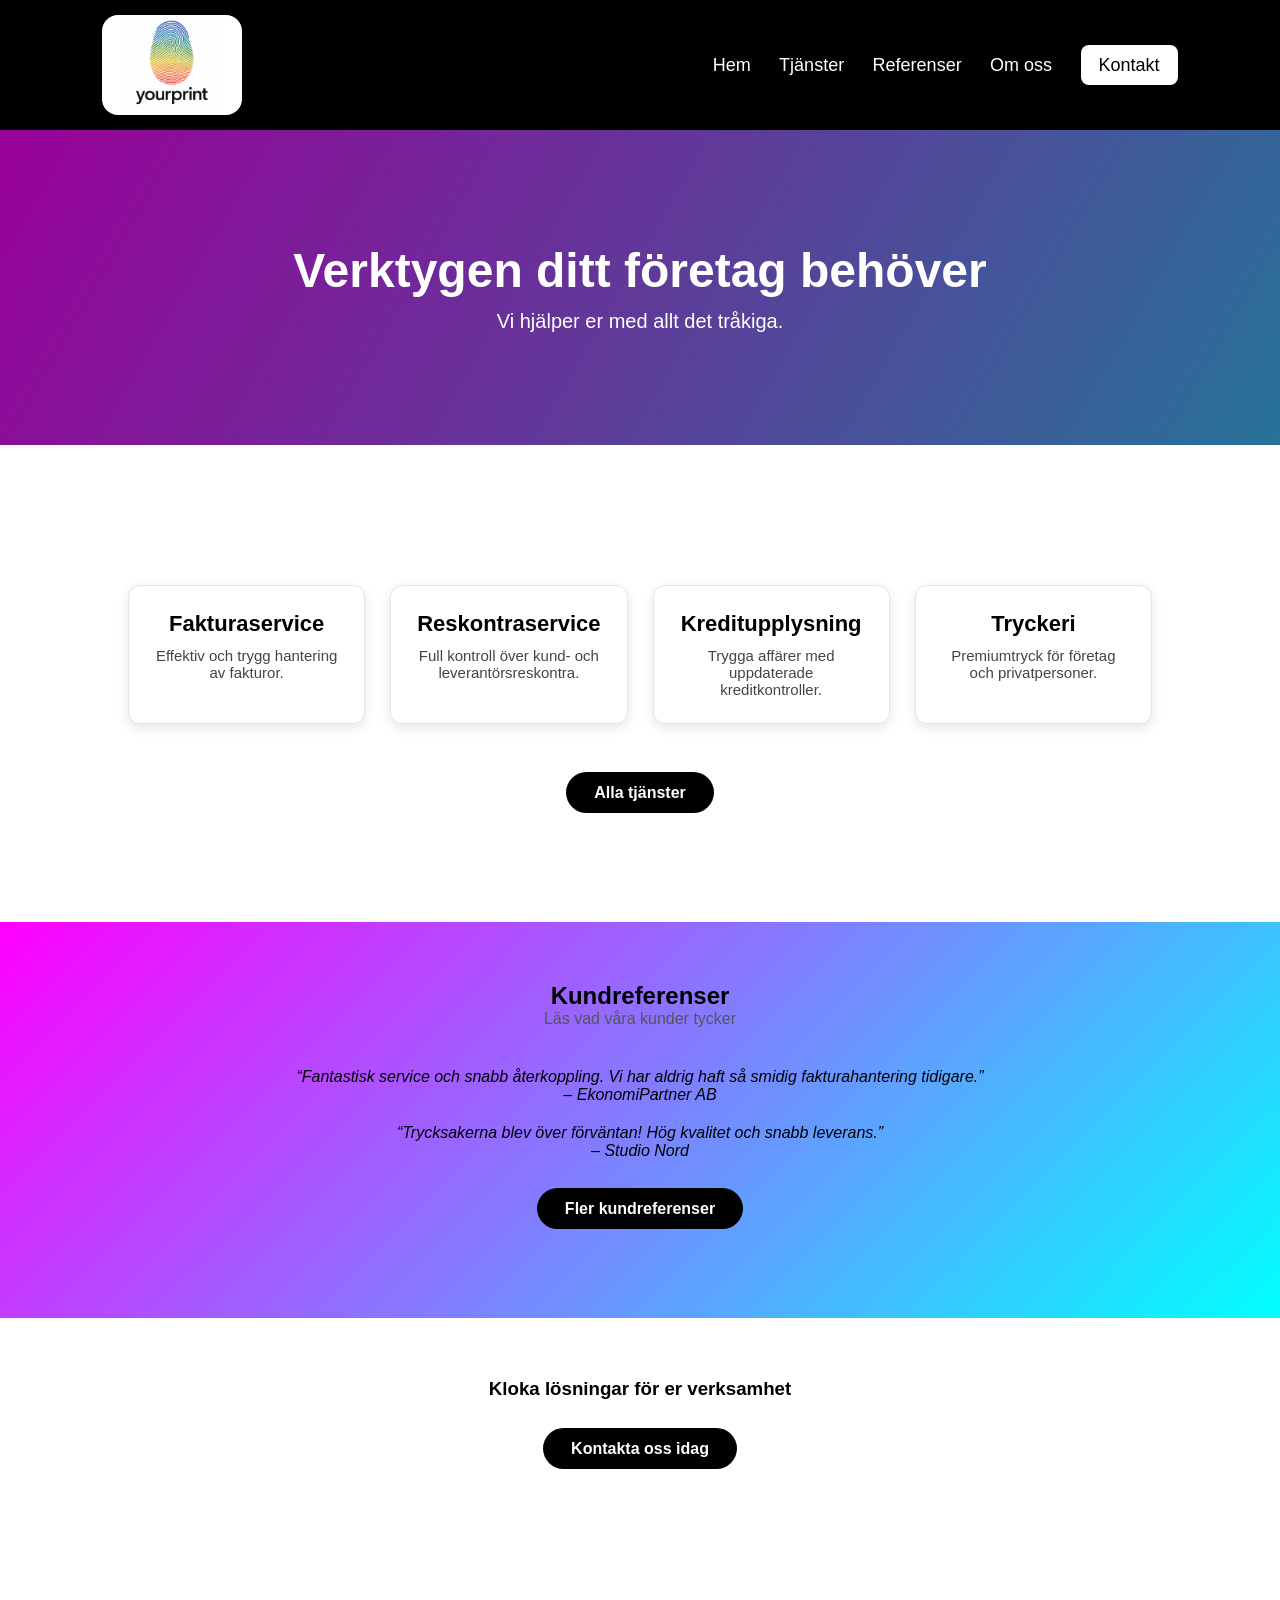
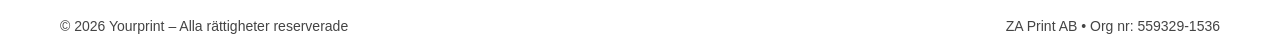
<file: index.html>
<!DOCTYPE html>
<html lang="sv">
<head>
    <meta charset="UTF-8">
    <meta name="viewport" content="width=device-width, initial-scale=1.0">
    <title>Yourprint</title>
    <link rel="stylesheet" href="style.css">
</head>
<body>

    <!-- HEADER -->
    <header>
        <a href="index.html" class="logo-box">
            <img src="logo.png" alt="Yourprint logotyp">
        </a>

      <nav>
    <a href="/index.html">Hem</a>
    <a href="/tjanster.html">Tjänster</a>
    <a href="/referenser.html">Referenser</a>
    <a href="/om-oss.html">Om oss</a>
    <a href="/kontakt.html" class="cta">Kontakt</a>
</nav>
    </header>

    <!-- HERO MED CMYK-BAKGRUND -->
    <section class="hero">
        <div class="hero-overlay"></div>
        <div class="hero-content">
            <h1>Verktygen ditt företag behöver</h1>
            <p>Vi hjälper er med allt det tråkiga.</p>
        </div>
    </section>

    <!-- FYRA INTRO-RUTOR -->
    <section class="intro-section">
        <div class="intro-grid">

            <a href="tjanster.html" class="intro-box">
                <h2>Fakturaservice</h2>
                <p>Effektiv och trygg hantering av fakturor.</p>
            </a>

            <a href="tjanster.html" class="intro-box">
                <h2>Reskontraservice</h2>
                <p>Full kontroll över kund- och leverantörsreskontra.</p>
            </a>

            <a href="tjanster.html" class="intro-box">
                <h2>Kreditupplysning</h2>
                <p>Trygga affärer med uppdaterade kreditkontroller.</p>
            </a>

            <a href="tjanster.html" class="intro-box">
                <h2>Tryckeri</h2>
                <p>Premiumtryck för företag och privatpersoner.</p>
            </a>

        </div>

        <div class="center-button">
            <a href="tjanster.html" class="cta-button">Alla tjänster</a>
        </div>
    </section>

    <!-- KUNDREFERENSER -->
    <section class="reviews-section">
        <h2>Kundreferenser</h2>
        <p class="subtitle">Läs vad våra kunder tycker</p>

        <div class="review">
            <p>“Fantastisk service och snabb återkoppling. Vi har aldrig haft så smidig fakturahantering tidigare.”</p>
            <span>– EkonomiPartner AB</span>
        </div>

        <div class="review">
            <p>“Trycksakerna blev över förväntan! Hög kvalitet och snabb leverans.”</p>
            <span>– Studio Nord</span>
        </div>

        <div class="center-button">
            <a href="referenser.html" class="cta-button">Fler kundreferenser</a>
        </div>
    </section>

    <!-- AVSLUTANDE SEKTION -->
    <section class="final-cta">
        <h3>Kloka lösningar för er verksamhet</h3>
        <div class="center-button">
            <a href="kontakt.html" class="cta-button">Kontakta oss idag</a>
        </div>
    </section>

    <!-- FOOTER -->
    <footer class="footer">
    <div class="footer-left">© 2026 Yourprint – Alla rättigheter reserverade</div>
    <div class="footer-right">ZA Print AB • Org nr: 559329-1536</div>
</footer>



</body>
</html>
</file>
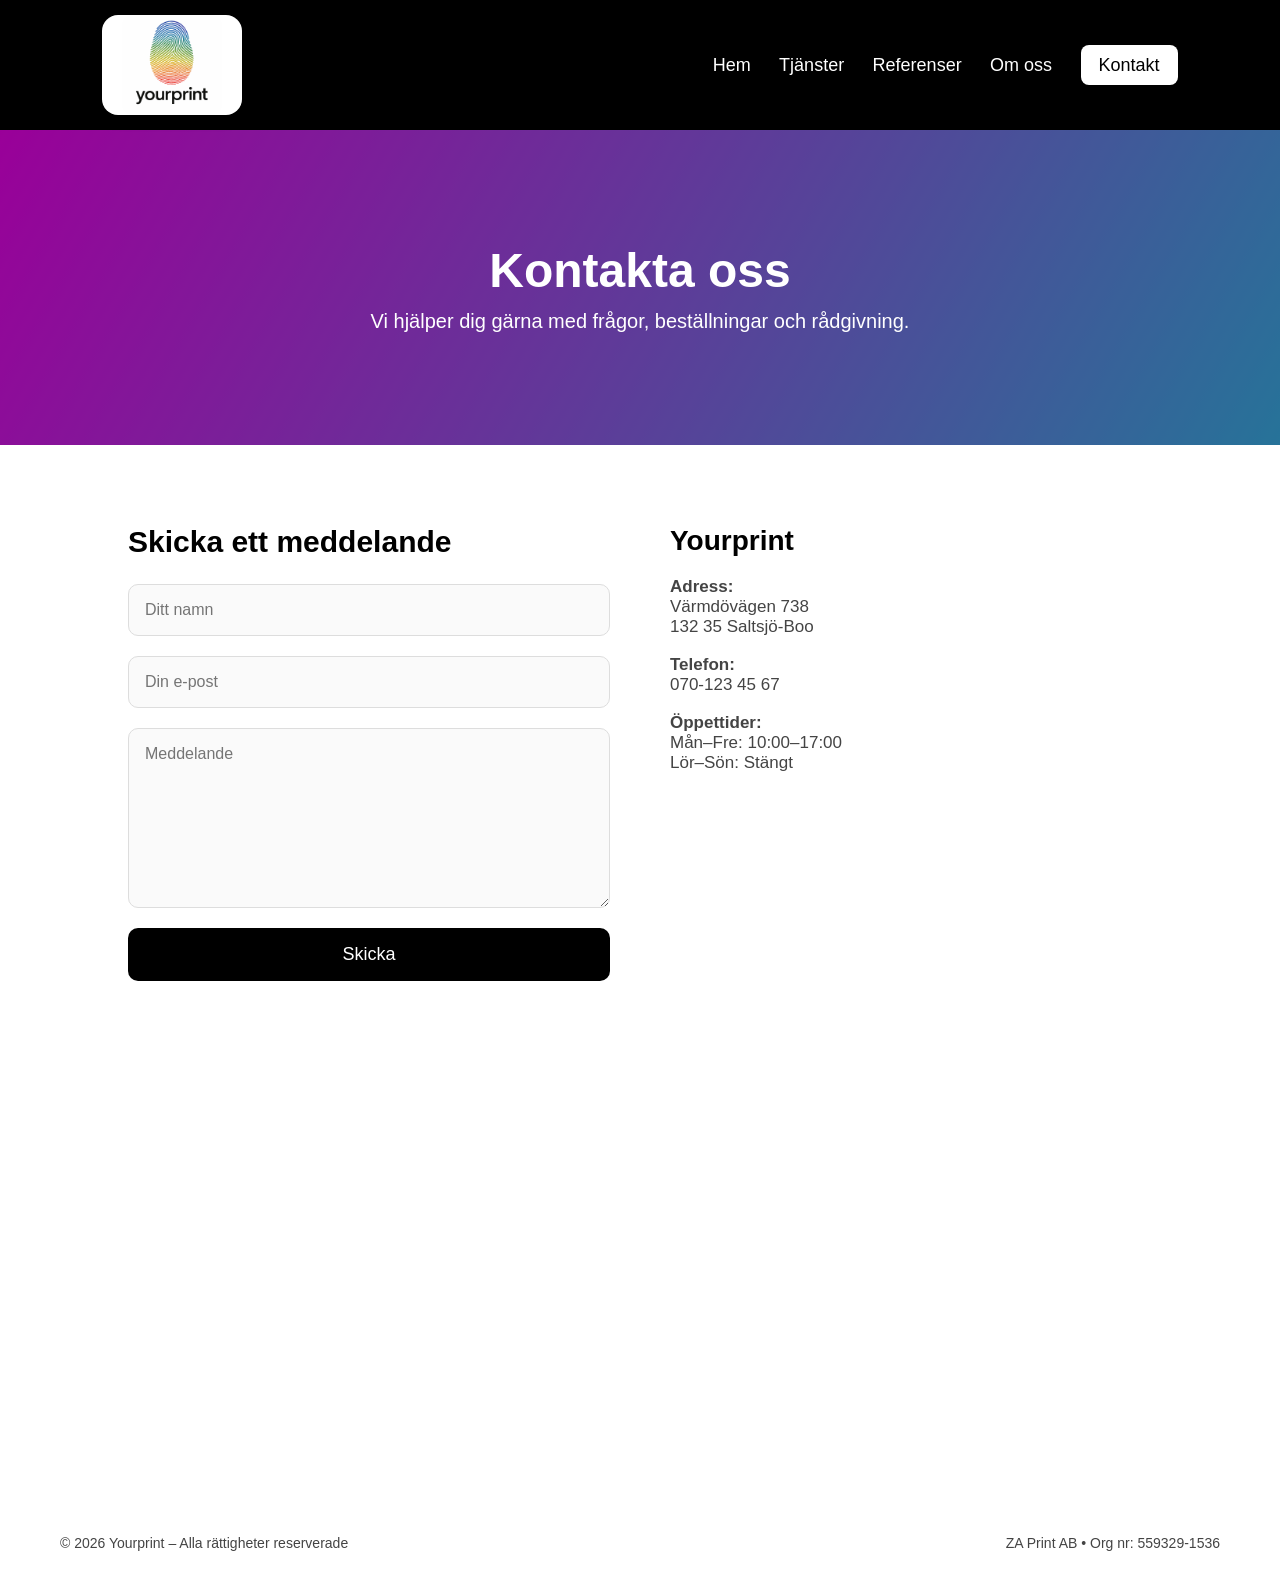
<file: kontakt.html>
<!DOCTYPE html>
<html lang="sv">
<head>
    <meta charset="UTF-8">
    <meta name="viewport" content="width=device-width, initial-scale=1.0">
    <title>Kontakt – Yourprint</title>
    <link rel="stylesheet" href="style.css">
</head>
<body>

<!-- HEADER -->
<header>
    <a href="index.html" class="logo-box">
        <img src="logo.png" alt="Yourprint logotyp">
    </a>
<nav>
    <a href="/index.html">Hem</a>
    <a href="/tjanster.html">Tjänster</a>
    <a href="/referenser.html">Referenser</a>
    <a href="/om-oss.html">Om oss</a>
    <a href="/kontakt.html" class="cta">Kontakt</a>
</nav>
</header>

<!-- HERO -->
<section class="contact-hero">
    <div class="hero-overlay"></div>
    <div class="hero-content">
        <h1>Kontakta oss</h1>
        <p>Vi hjälper dig gärna med frågor, beställningar och rådgivning.</p>
    </div>
</section>

<!-- CONTENT -->
<section class="contact-section">

    <div class="contact-grid">

        <!-- VÄNSTER – FORMULÄR -->
        <div class="contact-left">
            <h2>Skicka ett meddelande</h2>

            <form action="https://api.web3forms.com/submit" method="POST" class="contact-form"> <input type="hidden" name="access_key" value="0ea2deca-611d-43f5-9599-3089932355d8"> <input type="hidden" name="redirect" value="https://cvetiangelova44-ship-it.github.io/Yourprint/tack.html"> <input type="text" name="name" placeholder="Ditt namn" required> <input type="email" name="email" placeholder="Din e‑post" required> <textarea name="message" placeholder="Meddelande" required></textarea> <button type="submit">Skicka</button> </form>
        </div>

        <!-- HÖGER – INFO -->
        <div class="contact-right">
            <h2>Yourprint</h2>

            <p><strong>Adress:</strong><br>
            Värmdövägen 738<br>
            132 35 Saltsjö‑Boo</p>

            <p><strong>Telefon:</strong><br>
            070‑123 45 67</p>

            <p><strong>Öppettider:</strong><br>
            Mån–Fre: 10:00–17:00<br>
            Lör–Sön: Stängt</p>
        </div>

    </div>

    <!-- KARTA FULLBREDD -->
    <div class="map-full">
        <iframe 
            src="https://www.google.com/maps?q=Värmdövägen+738&output=embed"
            width="100%" height="350" style="border:0;" allowfullscreen="">
        </iframe>
    </div>

</section>

<!-- FOOTER -->
</footer>
<footer class="footer">
    <div class="footer-left">© 2026 Yourprint – Alla rättigheter reserverade</div>
    <div class="footer-right">ZA Print AB • Org nr: 559329-1536</div>
</footer>


</body>
</html>
</file>
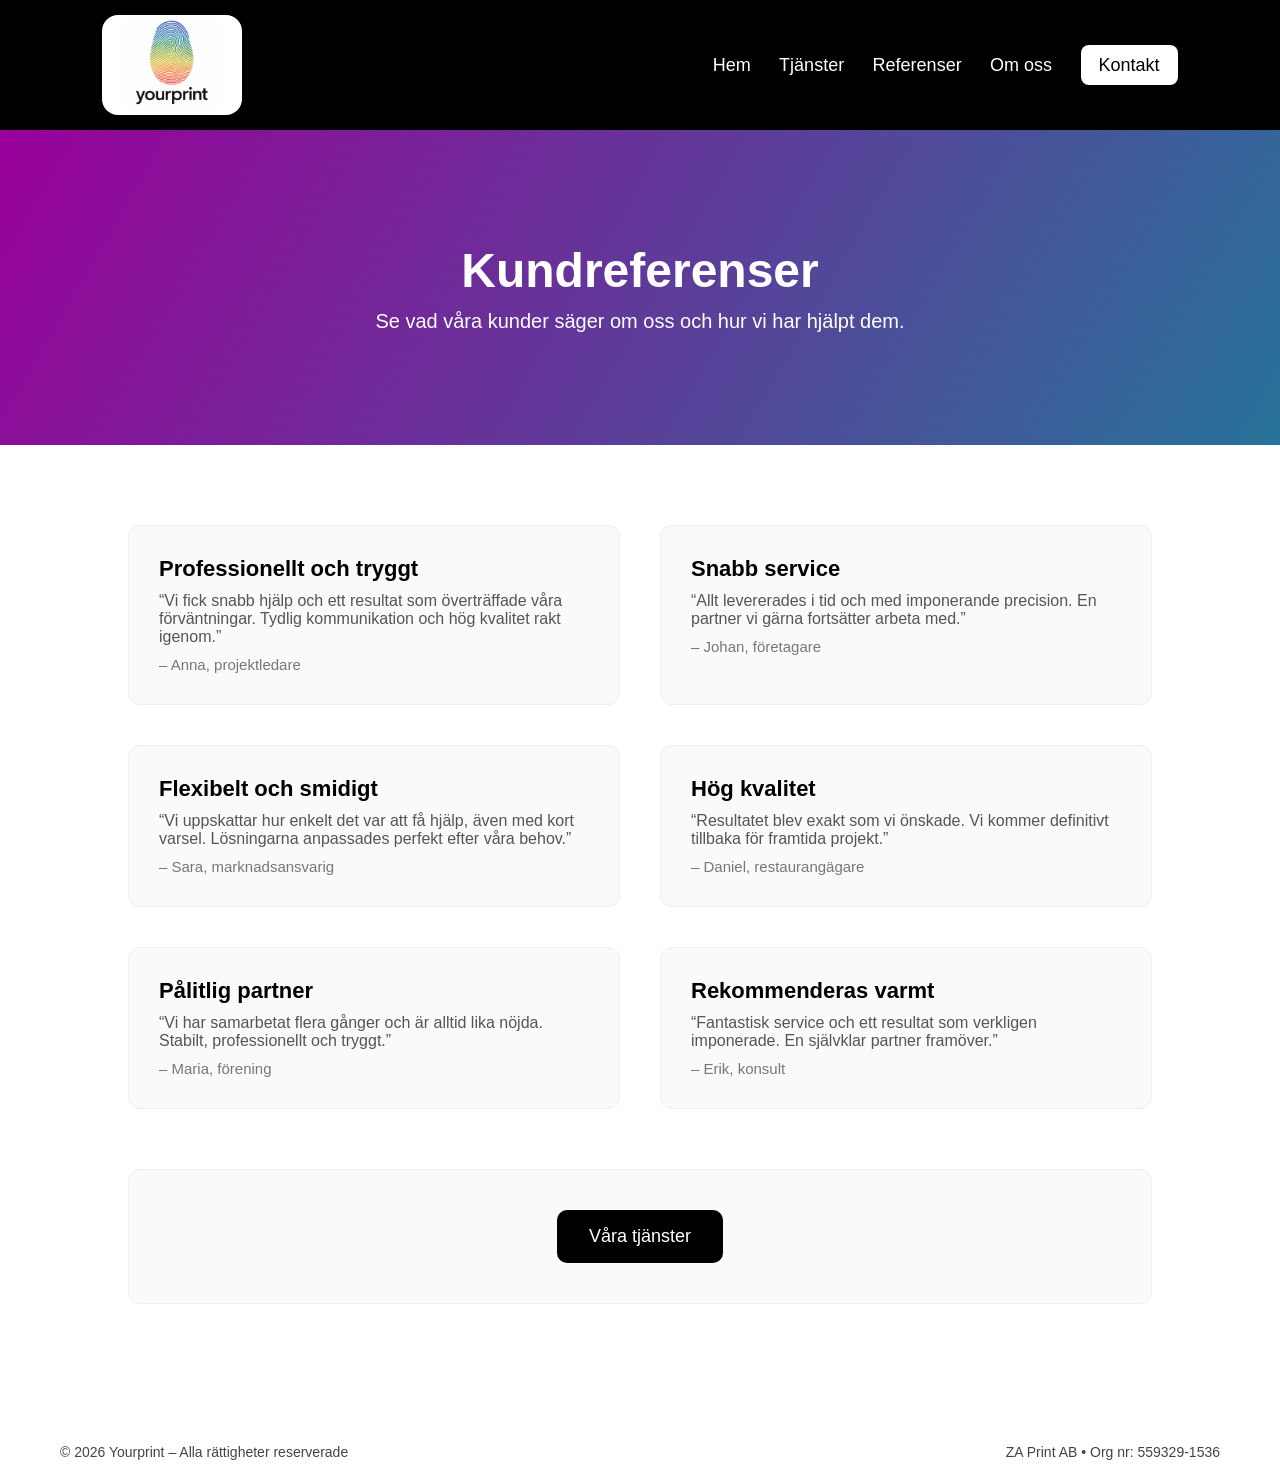
<file: referenser.html>
<!DOCTYPE html>
<html lang="sv">
<head>
    <meta charset="UTF-8">
    <meta name="viewport" content="width=device-width, initial-scale=1.0">
    <title>Referenser – Yourprint</title>
    <link rel="stylesheet" href="style.css">
</head>
<body>

<!-- HEADER -->
<header>
    <a href="index.html" class="logo-box">
        <img src="logo.png" alt="Yourprint logotyp">
    </a>

    <nav>
    <a href="/index.html">Hem</a>
    <a href="/tjanster.html">Tjänster</a>
    <a href="/referenser.html">Referenser</a>
    <a href="/om-oss.html">Om oss</a>
    <a href="/kontakt.html" class="cta">Kontakt</a>
</nav>
</header>

<!-- HERO -->
<section class="sub-hero">
    <div class="hero-overlay"></div>
    <div class="hero-content">
        <h1>Kundreferenser</h1>
        <p>Se vad våra kunder säger om oss och hur vi har hjälpt dem.</p>
    </div>
</section>

<!-- REFERENSER -->
<section class="references-section">

    <div class="references-grid">

        <div class="reference-box">
            <h3>Professionellt och tryggt</h3>
            <p>“Vi fick snabb hjälp och ett resultat som överträffade våra förväntningar. Tydlig kommunikation och hög kvalitet rakt igenom.”</p>
            <span>– Anna, projektledare</span>
        </div>

        <div class="reference-box">
            <h3>Snabb service</h3>
            <p>“Allt levererades i tid och med imponerande precision. En partner vi gärna fortsätter arbeta med.”</p>
            <span>– Johan, företagare</span>
        </div>

        <div class="reference-box">
            <h3>Flexibelt och smidigt</h3>
            <p>“Vi uppskattar hur enkelt det var att få hjälp, även med kort varsel. Lösningarna anpassades perfekt efter våra behov.”</p>
            <span>– Sara, marknadsansvarig</span>
        </div>

        <div class="reference-box">
            <h3>Hög kvalitet</h3>
            <p>“Resultatet blev exakt som vi önskade. Vi kommer definitivt tillbaka för framtida projekt.”</p>
            <span>– Daniel, restaurangägare</span>
        </div>

        <div class="reference-box">
            <h3>Pålitlig partner</h3>
            <p>“Vi har samarbetat flera gånger och är alltid lika nöjda. Stabilt, professionellt och tryggt.”</p>
            <span>– Maria, förening</span>
        </div>

        <div class="reference-box">
            <h3>Rekommenderas varmt</h3>
            <p>“Fantastisk service och ett resultat som verkligen imponerade. En självklar partner framöver.”</p>
            <span>– Erik, konsult</span>
        </div>

    </div>
</div> <!-- CTA-RUTA MED KNAPP --> <div class="references-cta-box"> <a href="tjanster.html" class="references-cta-btn">Våra tjänster</a> </div>

</section>

<!-- FOOTER -->
</footer>
<footer class="footer">
    <div class="footer-left">© 2026 Yourprint – Alla rättigheter reserverade</div>
    <div class="footer-right">ZA Print AB • Org nr: 559329-1536</div>
</footer>


</body>
</html>
</file>
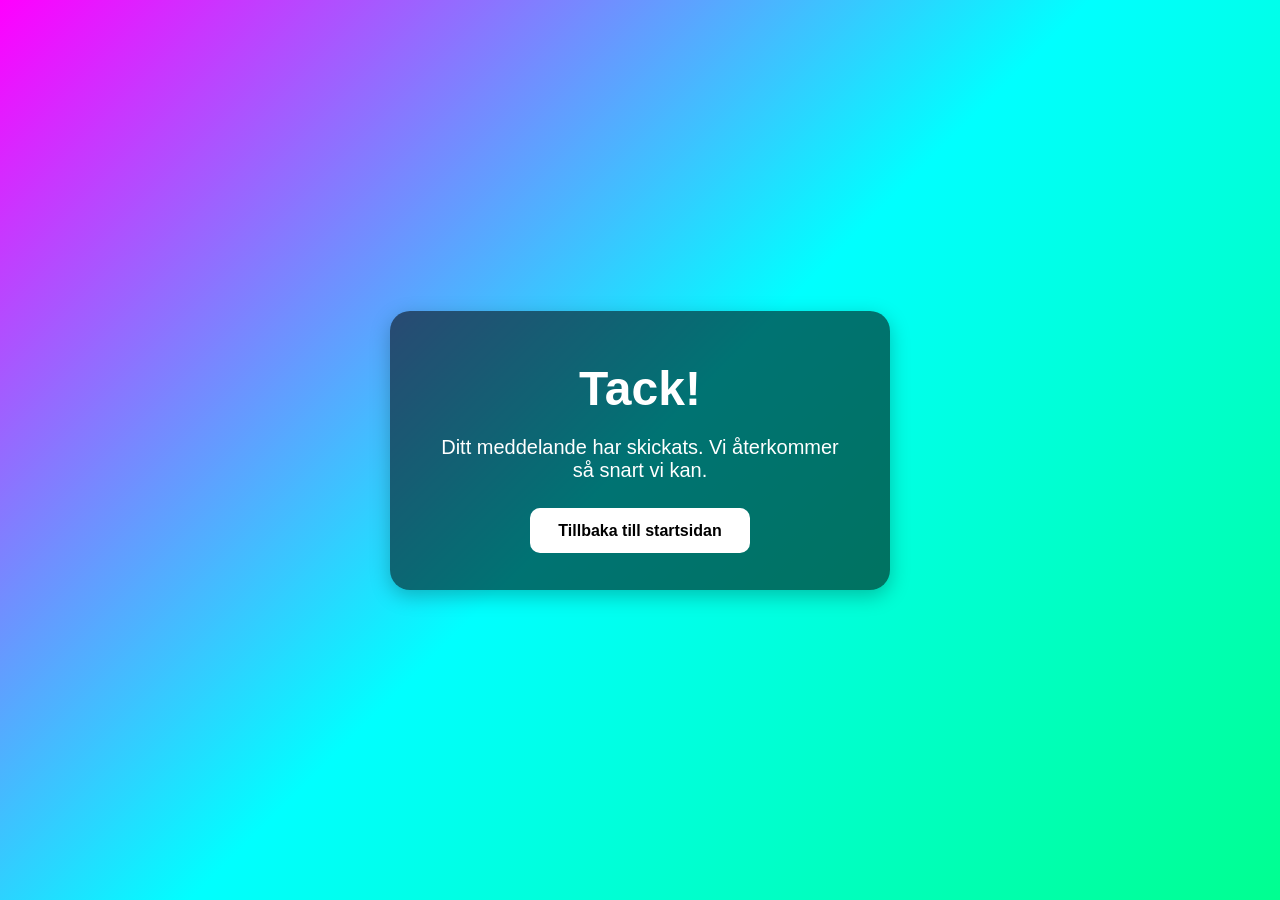
<file: tack.html>
<!DOCTYPE html>
<html lang="sv">
<head>
    <meta charset="UTF-8">
    <meta name="viewport" content="width=device-width, initial-scale=1.0">
    <title>Tack!</title>
    <link rel="stylesheet" href="style.css">

    <style>
        body {
            margin: 0;
            padding: 0;
            background: linear-gradient(135deg, #ff00ff, #00ffff, #00ff90);
            min-height: 100vh;
            display: flex;
            justify-content: center;
            align-items: center;
            color: #fff;
            font-family: Arial, sans-serif;
            text-align: center;
        }

        .thankyou-box {
            background: rgba(0, 0, 0, 0.55);
            padding: 50px 40px;
            border-radius: 20px;
            max-width: 500px;
            width: 90%;
            box-shadow: 0 6px 20px rgba(0,0,0,0.25);
        }

        .thankyou-box h1 {
            font-size: 48px;
            margin-bottom: 20px;
        }

        .thankyou-box p {
            font-size: 20px;
            margin-bottom: 40px;
        }

        .cta-button {
            background: #fff;
            color: #000;
            padding: 14px 28px;
            border-radius: 10px;
            text-decoration: none;
            font-weight: bold;
            transition: 0.2s;
        }

        .cta-button:hover {
            background: #000;
            color: #fff;
        }
    </style>
</head>

<body>

    <div class="thankyou-box">
        <h1>Tack!</h1>
        <p>Ditt meddelande har skickats. Vi återkommer så snart vi kan.</p>
        <a href="index.html" class="cta-button">Tillbaka till startsidan</a>
    </div>

</body>
</html>
</file>
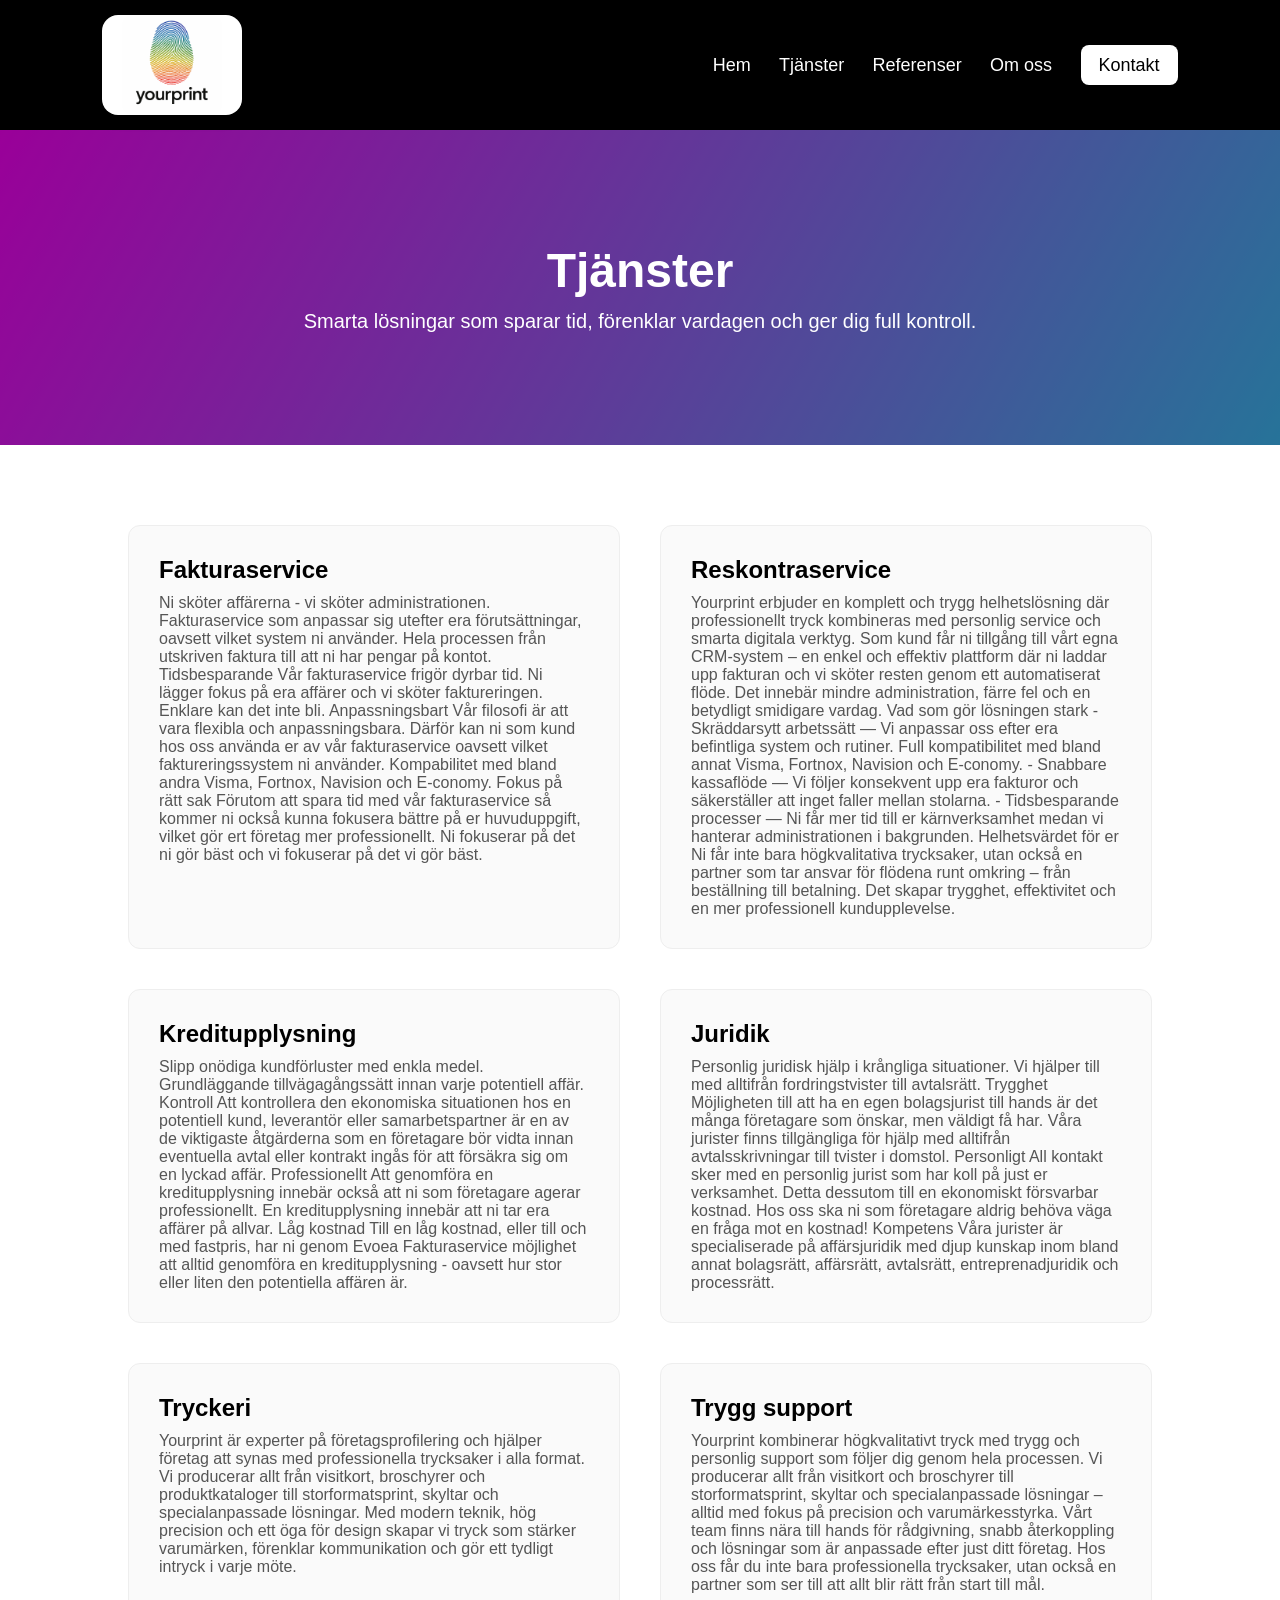
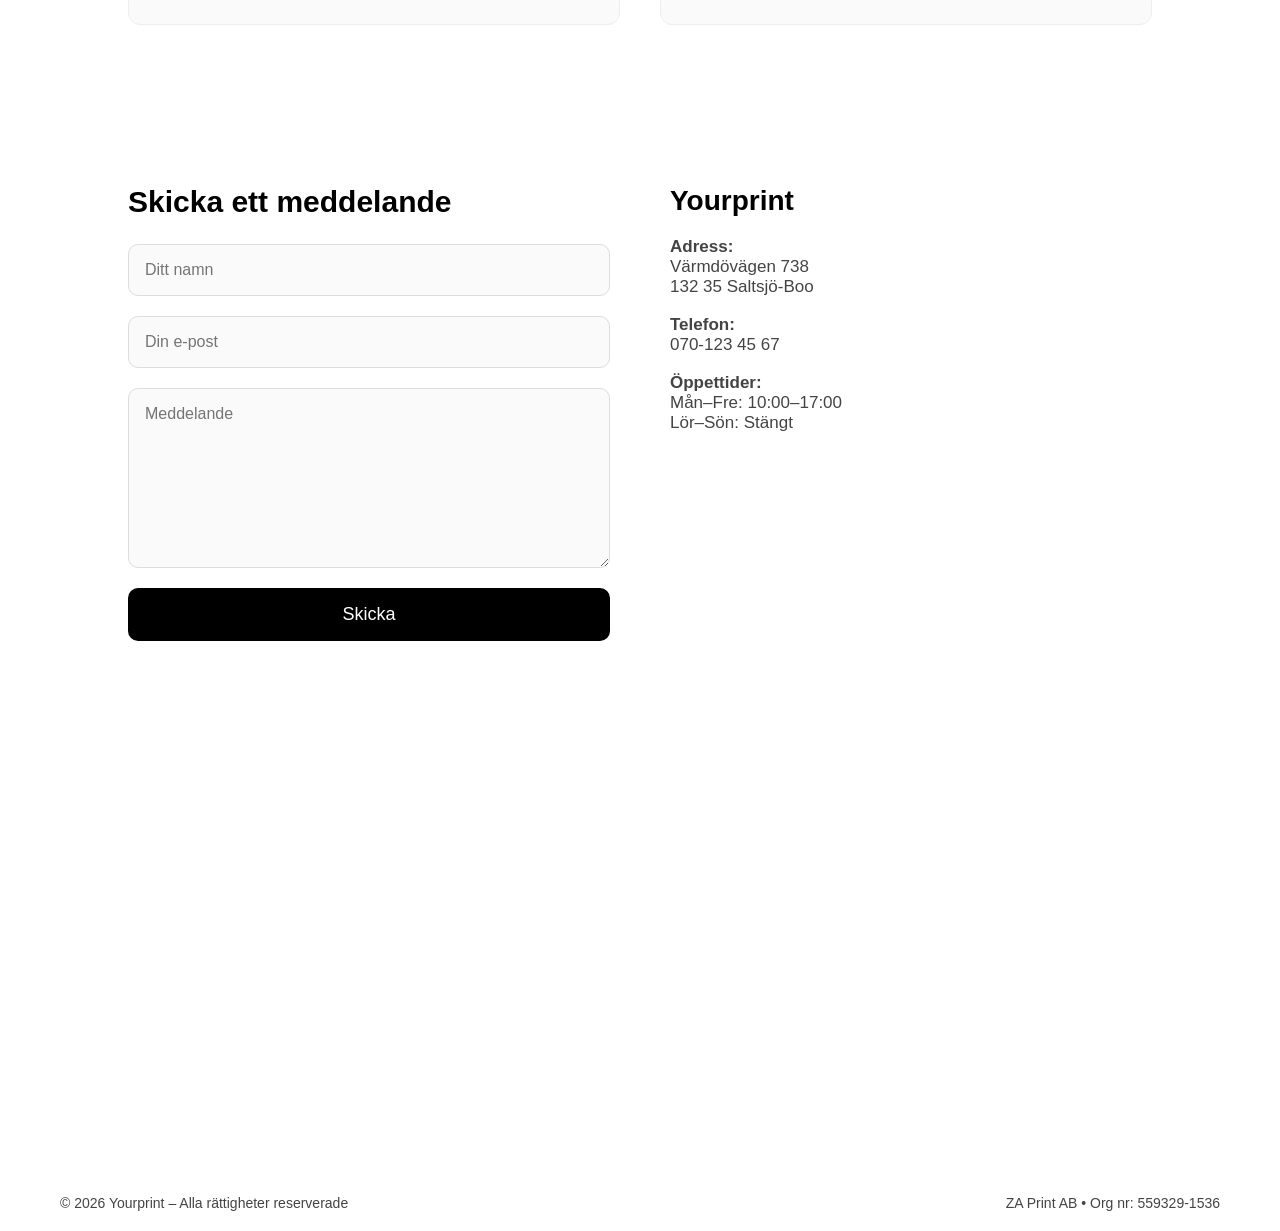
<file: tjanster.html>
<!DOCTYPE html>
<html lang="sv">
<head>
    <meta charset="UTF-8">
    <meta name="viewport" content="width=device-width, initial-scale=1.0">
    <title>Tjänster – Yourprint</title>
    <link rel="stylesheet" href="style.css">
<script src="https://web3forms.com/client/script.js" async defer></script>

</head>
<body>

<!-- HEADER -->
<header>
    <a href="index.html" class="logo-box">
        <img src="logo.png" alt="Yourprint logotyp">
    </a>

   <nav>
    <a href="/index.html">Hem</a>
    <a href="/tjanster.html">Tjänster</a>
    <a href="/referenser.html">Referenser</a>
    <a href="/om-oss.html">Om oss</a>
    <a href="/kontakt.html" class="cta">Kontakt</a>
</nav>
</nav>
</header>

<!-- HERO -->
<section class="sub-hero">
    <div class="hero-overlay"></div>
    <div class="hero-content">
        <h1>Tjänster</h1>
        <p>Smarta lösningar som sparar tid, förenklar vardagen och ger dig full kontroll.</p>
    </div>
</section>

<!-- TJÄNSTER -->
<section class="services-section">

    <div class="services-grid">

        <div class="service-box">
            <h3>Fakturaservice</h3>
            <p>Ni sköter affärerna - vi sköter administrationen. Fakturaservice som anpassar sig utefter era förutsättningar, oavsett vilket system ni använder. Hela processen från utskriven faktura till att ni har pengar på kontot.


Tidsbesparande
Vår fakturaservice frigör dyrbar tid. Ni lägger fokus på era affärer och vi sköter faktureringen. Enklare kan det inte bli.
Anpassningsbart
Vår filosofi är att vara flexibla och anpassningsbara. Därför kan ni som kund hos oss använda er av vår fakturaservice oavsett vilket faktureringssystem ni använder. Kompabilitet med bland andra Visma, Fortnox, Navision och E-conomy.
Fokus på rätt sak
Förutom att spara tid med vår fakturaservice så kommer ni också kunna fokusera bättre på er huvuduppgift, vilket gör ert företag mer professionellt. Ni fokuserar på det ni gör bäst och vi fokuserar på det vi gör bäst.</p>
        </div>

        <div class="service-box">
            <h3>Reskontraservice</h3>
            <p>Yourprint erbjuder en komplett och trygg helhetslösning där professionellt tryck kombineras med personlig service och smarta digitala verktyg. Som kund får ni tillgång till vårt egna CRM‑system – en enkel och effektiv plattform där ni laddar upp fakturan och vi sköter resten genom ett automatiserat flöde. Det innebär mindre administration, färre fel och en betydligt smidigare vardag.
 Vad som gör lösningen stark
- Skräddarsytt arbetssätt — Vi anpassar oss efter era befintliga system och rutiner. Full kompatibilitet med bland annat Visma, Fortnox, Navision och E‑conomy.
- Snabbare kassaflöde — Vi följer konsekvent upp era fakturor och säkerställer att inget faller mellan stolarna.
- Tidsbesparande processer — Ni får mer tid till er kärnverksamhet medan vi hanterar administrationen i bakgrunden.
Helhetsvärdet för er
Ni får inte bara högkvalitativa trycksaker, utan också en partner som tar ansvar för flödena runt omkring – från beställning till betalning. Det skapar trygghet, effektivitet och en mer professionell kundupplevelse.
</p>
        </div>

        <div class="service-box">
            <h3>Kreditupplysning</h3>
            <p>Slipp onödiga kundförluster med enkla medel. Grundläggande tillvägagångssätt innan varje potentiell affär.


Kontroll
Att kontrollera den ekonomiska situationen hos en potentiell kund, leverantör eller samarbetspartner är en av de viktigaste åtgärderna som en företagare bör vidta innan eventuella avtal eller kontrakt ingås för att försäkra sig om en lyckad affär.
Professionellt
Att genomföra en kreditupplysning innebär också att ni som företagare agerar professionellt. En kreditupplysning innebär att ni tar era affärer på allvar.
Låg kostnad
Till en låg kostnad, eller till och med fastpris, har ni genom Evoea Fakturaservice möjlighet att alltid genomföra en kreditupplysning - oavsett hur stor eller liten den potentiella affären är.</p>
        </div>

        <div class="service-box">
            <h3>Juridik</h3>
            <p>Personlig juridisk hjälp i krångliga situationer. Vi hjälper till med alltifrån fordringstvister till avtalsrätt.


Trygghet 
Möjligheten till att ha en egen bolagsjurist till hands är det många företagare som önskar, men väldigt få har. Våra jurister finns tillgängliga för hjälp med alltifrån avtalsskrivningar till tvister i domstol. 
Personligt 
All kontakt sker med en personlig jurist som har koll på just er verksamhet. Detta dessutom till en ekonomiskt försvarbar kostnad. Hos oss ska ni som företagare aldrig behöva väga en fråga mot en kostnad! 
Kompetens 
Våra jurister är specialiserade på affärsjuridik med djup kunskap inom bland annat bolagsrätt, affärsrätt, avtalsrätt, entreprenadjuridik och processrätt.</p>
        </div>

        <div class="service-box">
            <h3>Tryckeri</h3>
            <p>Yourprint är experter på företagsprofilering och hjälper företag att synas med professionella trycksaker i alla format. Vi producerar allt från visitkort, broschyrer och produktkataloger till storformatsprint, skyltar och specialanpassade lösningar. Med modern teknik, hög precision och ett öga för design skapar vi tryck som stärker varumärken, förenklar kommunikation och gör ett tydligt intryck i varje möte.</p>
        </div>

        <div class="service-box">
            <h3>Trygg support</h3>
            <p>Yourprint kombinerar högkvalitativt tryck med trygg och personlig support som följer dig genom hela processen. Vi producerar allt från visitkort och broschyrer till storformatsprint, skyltar och specialanpassade lösningar – alltid med fokus på precision och varumärkesstyrka. Vårt team finns nära till hands för rådgivning, snabb återkoppling och lösningar som är anpassade efter just ditt företag. Hos oss får du inte bara professionella trycksaker, utan också en partner som ser till att allt blir rätt från start till mål.</p>
        </div>

    </div>

</section>

<!-- KONTAKTFORMULÄR -->
<section class="contact-section">

    <div class="contact-grid">

        <!-- VÄNSTER – FORMULÄR -->
        <div class="contact-left">
            <h2>Skicka ett meddelande</h2>

          <form action="https://api.web3forms.com/submit" method="POST" class="contact-form">

    <input type="hidden" name="access_key" value="0ea2deca-611d-43f5-9599-3089932355d8">
    <input type="hidden" name="redirect" value="https://cvetiangelova44-ship-it.github.io/Yourprint/tack.html">

    <input type="text" name="name" placeholder="Ditt namn" required>

    <input type="email" name="email" placeholder="Din e‑post" required>

    <textarea name="message" placeholder="Meddelande" required></textarea>

    <button type="submit">Skicka</button>
</form>


        </div>

        <!-- HÖGER – INFO -->
        <div class="contact-right">
            <h2>Yourprint</h2>

            <p><strong>Adress:</strong><br>
            Värmdövägen 738<br>
            132 35 Saltsjö‑Boo</p>

            <p><strong>Telefon:</strong><br>
            070‑123 45 67</p>

            <p><strong>Öppettider:</strong><br>
            Mån–Fre: 10:00–17:00<br>
            Lör–Sön: Stängt</p>
        </div>

    </div>

    <!-- KARTA FULLBREDD -->
    <div class="map-full">
        <iframe 
            src="https://www.google.com/maps?q=Värmdövägen+738&output=embed"
            width="100%" height="350" style="border:0;" allowfullscreen="">
        </iframe>
    </div>

</section>

<!-- FOOTER -->
</footer>
<footer class="footer">
    <div class="footer-left">© 2026 Yourprint – Alla rättigheter reserverade</div>
    <div class="footer-right">ZA Print AB • Org nr: 559329-1536</div>
</footer>

</body>
</html>
</file>
<file: style.css>
/* RESET */
* {
    margin: 0;
    padding: 0;
    box-sizing: border-box;
    font-family: Arial, sans-serif;
}

/* HEADER */
header {
    display: flex;
    justify-content: space-between;
    align-items: center;
    padding: 18px 8%;
    background: #000;
    position: fixed;
    top: 0;
    width: 100%;
    z-index: 10;
    height: 130px;
}

/* LOGGA I VIT BOX – SAMMA BOXSTORLEK */
.logo-box {
    background: #fff;
    padding: 10px 16px;
    border-radius: 16px;
    display: flex;
    align-items: center;
    justify-content: center;
    height: 100px;      /* oförändrad */
    width: 140px;       /* oförändrad */
    box-shadow: 0 4px 14px rgba(0,0,0,0.15);
    cursor: pointer;
}

/* 40% större logga */
.logo-box img {
    max-height: 100px;   /* styr loggans faktiska storlek */
    width: auto;
    object-fit: contain;
    border-radius: 12px;
}

/* NAVIGATION */
nav a {
    color: #fff;
    margin-left: 24px;
    text-decoration: none;
    font-size: 18px;
}

nav .cta {
    padding: 10px 18px;
    background: #fff;
    color: #000;
    border-radius: 8px;
}

/* HERO MED CMYK-BAKGRUND */ .hero { height: 35vh; display: flex; align-items: center; justify-content: center; text-align: center; position: relative; margin-top: 130px; background: linear-gradient(120deg, #ff00ff, #00ffff, #ffff00, #ff00ff ); background-size: 400% 400%; animation: cmykLoop 12s ease-in-out infinite; }
/* SAMMA STIL FÖR ALLA ANDRA SIDOR */
.sub-hero,
.contact-hero {
    height: 35vh;
    display: flex;
    align-items: center;
    justify-content: center;
    text-align: center;
    position: relative;
    margin-top: 130px;

    background: linear-gradient(120deg,
        #ff00ff,
        #00ffff,
        #ffff00,
        #ff00ff
    );
    background-size: 400% 400%;
    animation: cmykLoop 12s ease-in-out infinite;
}


@keyframes cmykLoop {
    0% { background-position: 0% 50%; }
    50% { background-position: 100% 50%; }
    100% { background-position: 0% 50%; }
}

.hero-overlay {
    position: absolute;
    inset: 0;
    background: rgba(0,0,0,0.4);
}

.hero-content {
    position: relative;
    color: #fff;
    max-width: 700px;
}

.hero-content h1 {
    font-size: 48px;
    margin-bottom: 12px;
}

.hero-content p {
    font-size: 20px;
}

/* INTRO SEKTION */
.intro-section {
    padding: 80px 10%;
    background: #fff;
}

.intro-grid {
    display: grid;
    grid-template-columns: repeat(3, 1fr);
    gap: 32px;
}

.intro-box {
    background: #fff;
    padding: 30px;
    border-radius: 12px;
    border: 1px solid #e5e5e5;
    box-shadow: 0 4px 14px rgba(0,0,0,0.08);
    text-align: center;
}

.intro-box h2 {
    font-size: 22px;
    margin-bottom: 10px;
}

.intro-box p {
    font-size: 15px;
    color: #444;
}/* KONTAKT – EVOEA-LAYOUT */
.contact-section {
    padding: 80px 10%;
    background: #fff;
}

.contact-grid {
    display: grid;
    grid-template-columns: 1fr 1fr;
    gap: 60px;
    margin-bottom: 60px;
}

/* VÄNSTER – FORMULÄR */
.contact-left h2 {
    font-size: 30px;
    margin-bottom: 25px;
}

.contact-form {
    display: flex;
    flex-direction: column;
    gap: 20px;
}

.contact-form input {
    padding: 16px;
    border-radius: 10px;
    border: 1px solid #ddd;
    font-size: 16px;
    background: #fafafa;
}

.contact-form textarea {
    padding: 16px;
    border-radius: 10px;
    border: 1px solid #ddd;
    font-size: 16px;
    background: #fafafa;
    height: 180px; /* 3× större */
    resize: vertical;
}

.contact-form button {
    padding: 16px;
    background: #000;
    color: #fff;
    border: none;
    border-radius: 10px;
    font-size: 18px;
    cursor: pointer;
    transition: 0.2s;
}

.contact-form button:hover {
    background: #333;
}

/* HÖGER – INFO */
.contact-right h2 {
    font-size: 28px;
    margin-bottom: 20px;
}

.contact-right p {
    margin-bottom: 18px;
    font-size: 17px;
    color: #444;
}

/* KARTA FULLBREDD */
.map-full {
    width: 100%;
    border-radius: 12px;
    overflow: hidden;
}

/* MOBIL */
@media (max-width: 900px) {
    .contact-grid {
        grid-template-columns: 1fr;
    }
}
/* TJÄNSTER – EVOEA-LAYOUT */
.services-section {
    padding: 80px 10%;
    background: #fff;
}

.services-grid {
    display: grid;
    grid-template-columns: 1fr 1fr;
    gap: 40px;
}

.service-box {
    background: #fafafa;
    padding: 30px;
    border-radius: 12px;
    border: 1px solid #eee;
}

.service-box h3 {
    font-size: 24px;
    margin-bottom: 10px;
}

.service-box p {
    color: #555;
    font-size: 16px;
}

/* KONTAKT – SAMMA SOM KONTAKTSIDAN */
.contact-section {
    padding: 80px 10%;
    background: #fff;
}

.contact-grid {
    display: grid;
    grid-template-columns: 1fr 1fr;
    gap: 60px;
    margin-bottom: 60px;
}

.contact-left h2 {
    font-size: 30px;
    margin-bottom: 25px;
}

.contact-form {
    display: flex;
    flex-direction: column;
    gap: 20px;
}

.contact-form input,
.contact-form textarea {
    padding: 16px;
    border-radius: 10px;
    border: 1px solid #ddd;
    font-size: 16px;
    background: #fafafa;
}

.contact-form textarea {
    height: 180px;
    resize: vertical;
}

.contact-form button {
    padding: 16px;
    background: #000;
    color: #fff;
    border: none;
    border-radius: 10px;
    font-size: 18px;
    cursor: pointer;
    transition: 0.2s;
}

.contact-form button:hover {
    background: #333;
}

.contact-right h2 {
    font-size: 28px;
    margin-bottom: 20px;
}

.contact-right p {
    margin-bottom: 18px;
    font-size: 17px;
    color: #444;
}

.map-full {
    width: 100%;
    border-radius: 12px;
    overflow: hidden;
}

@media (max-width: 900px) {
    .services-grid,
    .contact-grid {
        grid-template-columns: 1fr;
    }
}
/* REFERENSER – EVOEA-LAYOUT */
.references-section {
    padding: 80px 10%;
    background: #fff;
}

.references-grid {
    display: grid;
    grid-template-columns: 1fr 1fr;
    gap: 40px;
}

.reference-box {
    background: #fafafa;
    padding: 30px;
    border-radius: 12px;
    border: 1px solid #eee;
}

.reference-box h3 {
    font-size: 22px;
    margin-bottom: 10px;
}

.reference-box p {
    color: #555;
    margin-bottom: 10px;
}

.reference-box span {
    font-size: 15px;
    color: #777;
}

/* KONTAKT – SAMMA SOM KONTAKTSIDAN */
.contact-section {
    padding: 80px 10%;
    background: #fff;
}

.contact-grid {
    display: grid;
    grid-template-columns: 1fr 1fr;
    gap: 60px;
    margin-bottom: 60px;
}

.contact-left h2 {
    font-size: 30px;
    margin-bottom: 25px;
}

.contact-form {
    display: flex;
    flex-direction: column;
    gap: 20px;
}

.contact-form input,
.contact-form textarea {
    padding: 16px;
    border-radius: 10px;
    border: 1px solid #ddd;
    font-size: 16px;
    background: #fafafa;
}

.contact-form textarea {
    height: 180px;
    resize: vertical;
}

.contact-form button {
    padding: 16px;
    background: #000;
    color: #fff;
    border: none;
    border-radius: 10px;
    font-size: 18px;
    cursor: pointer;
    transition: 0.2s;
}

.contact-form button:hover {
    background: #333;
}

.contact-right h2 {
    font-size: 28px;
    margin-bottom: 20px;
}

.contact-right p {
    margin-bottom: 18px;
    font-size: 17px;
    color: #444;
}

.map-full {
    width: 100%;
    border-radius: 12px;
    overflow: hidden;
}

@media (max-width: 900px) {
    .references-grid,
    .contact-grid {
        grid-template-columns: 1fr;
    }
}
/* REFERENSER – LAYOUT */
.references-section {
    padding: 80px 10%;
    background: #fff;
}

.references-grid {
    display: grid;
    grid-template-columns: 1fr 1fr;
    gap: 40px;
}

.reference-box {
    background: #fafafa;
    padding: 30px;
    border-radius: 12px;
    border: 1px solid #eee;
}

.reference-box h3 {
    font-size: 22px;
    margin-bottom: 10px;
}

.reference-box p {
    color: #555;
    margin-bottom: 10px;
}

.reference-box span {
    font-size: 15px;
    color: #777;
}

/* CTA-RUTA */
.references-cta-box {
    margin-top: 60px;
    padding: 40px;
    background: #fafafa;
    border-radius: 12px;
    border: 1px solid #eee;
    text-align: center;
}

.references-cta-btn {
    display: inline-block;
    padding: 16px 32px;
    background: #000;
    color: #fff;
    border-radius: 10px;
    font-size: 18px;
    text-decoration: none;
    transition: 0.2s;
}

.references-cta-btn:hover {
    background: #333;
}

/* MOBIL */
@media (max-width: 900px) {
    .references-grid {
        grid-template-columns: 1fr;
    }
}
/* OM OSS – LAYOUT */
.about-section {
    padding: 80px 10%;
    background: #fff;
}

.about-container {
    display: grid;
    grid-template-columns: 1fr 1fr;
    gap: 60px;
    align-items: center;
}

.about-text h2 {
    font-size: 28px;
    margin-bottom: 10px;
}

.about-text p {
    margin-bottom: 25px;
    color: #555;
    font-size: 17px;
}

.about-image img {
    width: 100%;
    border-radius: 12px;
    border: 1px solid #eee;
}

/* CTA-RUTA */
.about-cta-box {
    margin-top: 60px;
    padding: 60px 40px;
    background: #f3f3f3;
    border-radius: 12px;
    border: 1px solid #e0e0e0;
    text-align: center;
}

.about-cta-btn {
    display: inline-block;
    padding: 18px 40px;
    background: #007bff;
    color: #fff;
    font-size: 20px;
    font-weight: 500;
    border-radius: 10px;
    text-decoration: none;
    transition: 0.2s ease;
}

.about-cta-btn:hover {
    background: #0066d6;
}

/* MOBIL */
@media (max-width: 900px) {
    .about-container {
        grid-template-columns: 1fr;
    }
}
.intro-grid {
    display: grid;
    grid-template-columns: repeat(4, 1fr);
    gap: 25px;
    max-width: 1200px;
    margin: 60px auto;
}

.intro-box {
    background: white;
    padding: 25px;
    border-radius: 12px;
    text-align: center;
    text-decoration: none;
    color: black;
    box-shadow: 0 4px 12px rgba(0,0,0,0.1);
    transition: transform 0.2s;
}

.intro-box:hover {
    transform: translateY(-5px);
}

.center-button {
    text-align: center;
    margin: 40px 0;
}

.cta-button {
    background: black;
    color: white;
    padding: 12px 28px;
    border-radius: 30px;
    text-decoration: none;
    font-weight: bold;
}

.reviews-section {
    background: linear-gradient(135deg, #ff00ff, #00ffff);
    padding: 60px 20px;
    text-align: center;
}

.reviews-section .subtitle {
    color: #555;
    margin-bottom: 40px;
}

.review {
    max-width: 700px;
    margin: 20px auto;
    font-style: italic;
}

.final-cta {
    padding: 60px 20px;
    text-align: center;
}

.footer {
    text-align: right;
    padding: 20px;
    font-size: 14px;
    color: #444;
}
.footer {
    display: flex;
    justify-content: space-between;
    align-items: center;
    padding: 20px;
    font-size: 14px;
    color: #444;
    max-width: 1200px;
    margin: 40px auto 0 auto;
}

.footer-left {
    text-align: left;
}

.footer-right {
    text-align: right;
}
</file>
